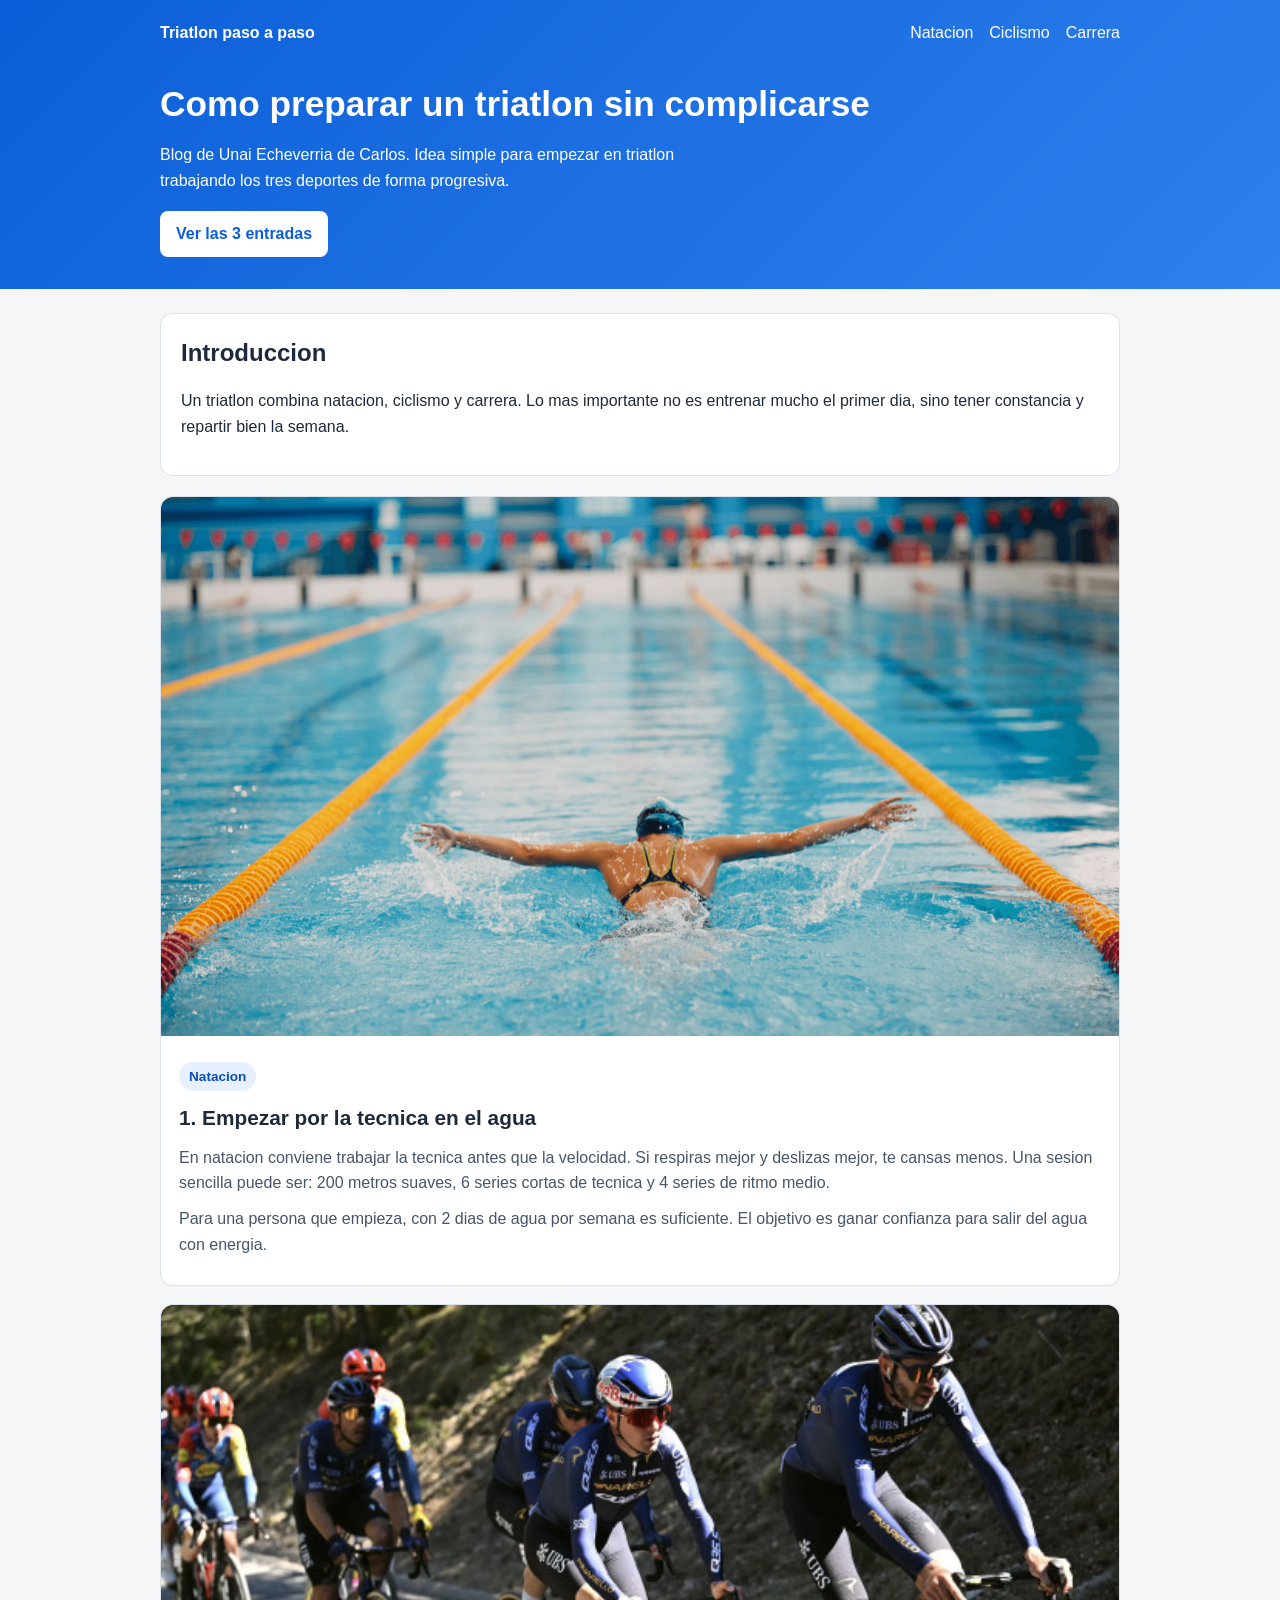
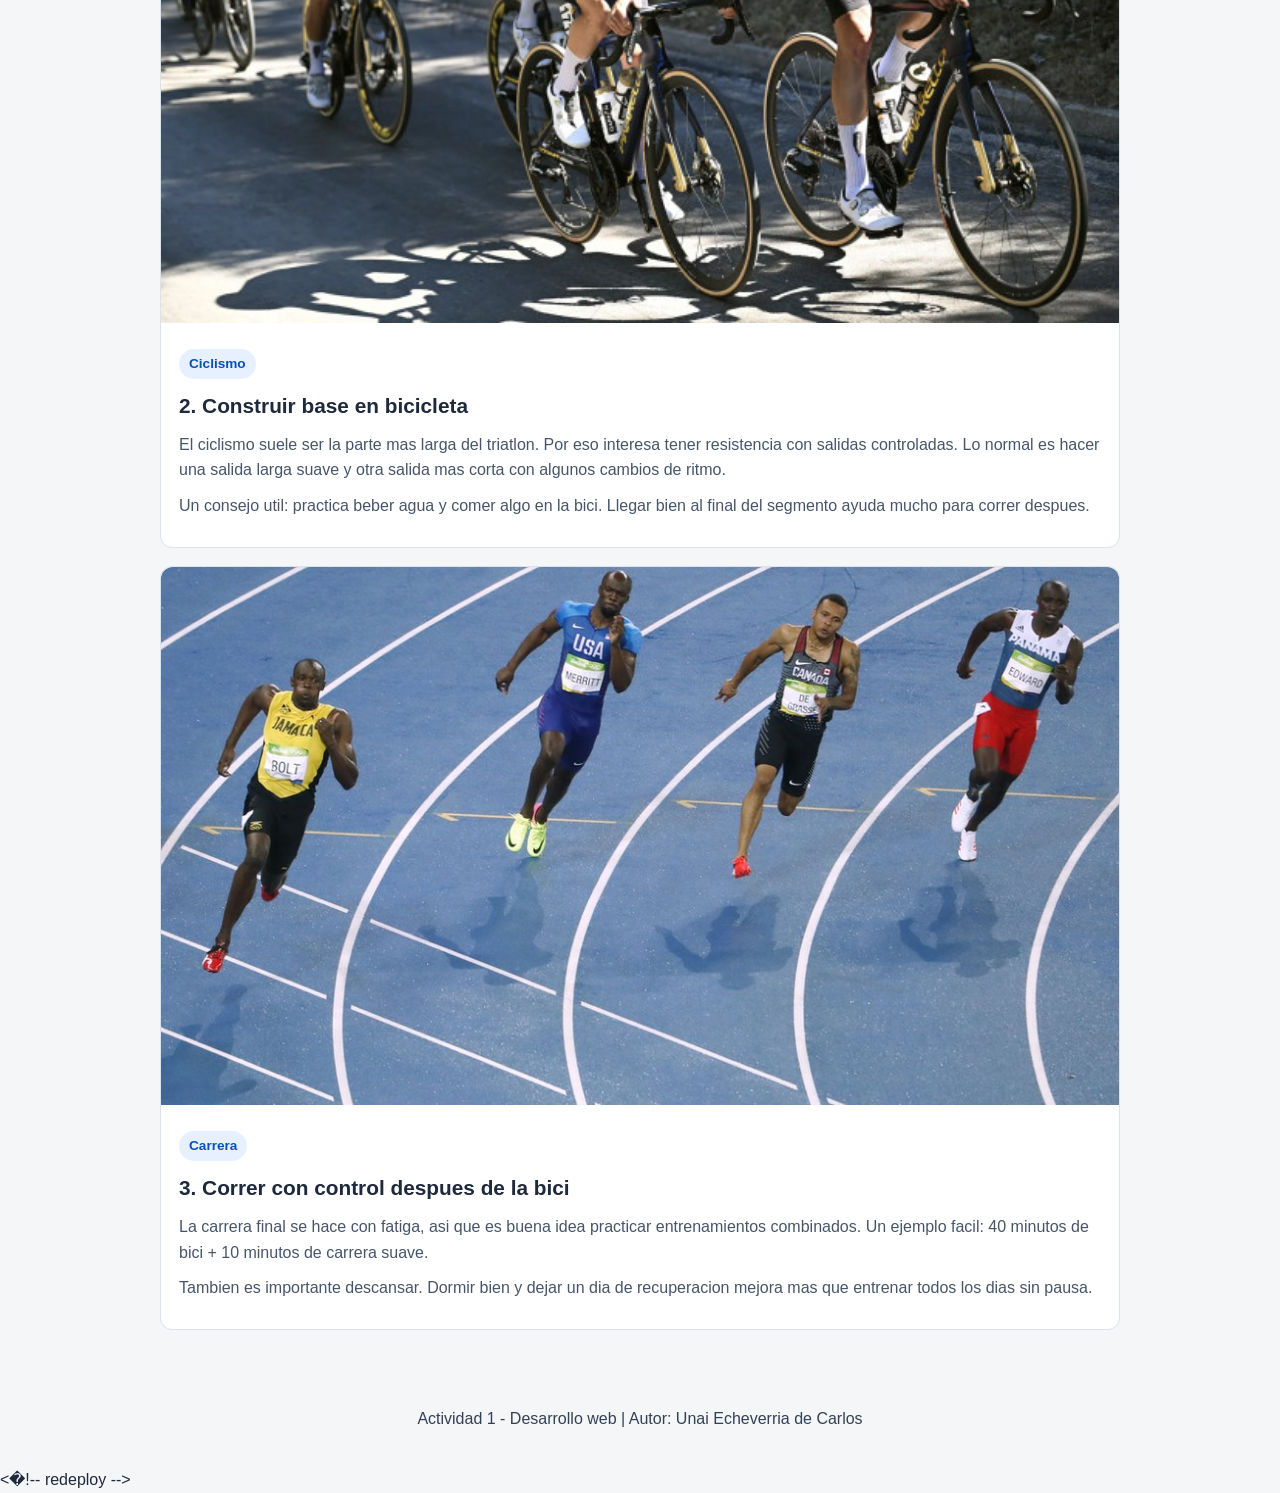
<file: index.html>
<!DOCTYPE html>
<html lang="es">
<head>
  <meta charset="UTF-8">
  <meta name="viewport" content="width=device-width, initial-scale=1.0">
  <title>Mi blog de triatlon</title>
  <meta name="description" content="Blog sencillo sobre como preparar un triatlon: natacion, ciclismo y carrera.">
  <link rel="stylesheet" href="style.css">
</head>
<body>
  <header class="hero" id="inicio">
    <nav class="topbar">
      <a class="brand" href="#inicio">Triatlon paso a paso</a>
      <ul class="menu">
        <li><a href="#natacion">Natacion</a></li>
        <li><a href="#ciclismo">Ciclismo</a></li>
        <li><a href="#carrera">Carrera</a></li>
      </ul>
    </nav>

    <div class="hero-content">
      <h1>Como preparar un triatlon sin complicarse</h1>
      <p>
        Blog de Unai Echeverria de Carlos. Idea simple para empezar en triatlon
        trabajando los tres deportes de forma progresiva.
      </p>
      <a class="button" href="#natacion">Ver las 3 entradas</a>
    </div>
  </header>

  <main class="container">
    <section class="intro">
      <h2>Introduccion</h2>
      <p>
        Un triatlon combina natacion, ciclismo y carrera. Lo mas importante no es
        entrenar mucho el primer dia, sino tener constancia y repartir bien la
        semana.
      </p>
    </section>

    <section class="posts">
      <article class="post" id="natacion">
        <a class="post-link" href="natacion.html">
          <img src="img/Consejos-para-cada-estilo-de-natacion.webp" alt="Foto de natacion en triatlon">
          <div class="post-content">
            <span class="tag">Natacion</span>
            <h2>1. Empezar por la tecnica en el agua</h2>
            <p>
              En natacion conviene trabajar la tecnica antes que la velocidad. Si respiras
              mejor y deslizas mejor, te cansas menos. Una sesion sencilla puede ser:
              200 metros suaves, 6 series cortas de tecnica y 4 series de ritmo medio.
            </p>
            <p>
              Para una persona que empieza, con 2 dias de agua por semana es suficiente.
              El objetivo es ganar confianza para salir del agua con energia.
            </p>
          </div>
        </a>
      </article>

      <article class="post" id="ciclismo">
        <a class="post-link" href="ciclismo.html">
          <img src="img/capture-decran-2026-03-27-a-182509png-620.jpg" alt="Foto de ciclismo en triatlon">
          <div class="post-content">
            <span class="tag">Ciclismo</span>
            <h2>2. Construir base en bicicleta</h2>
            <p>
              El ciclismo suele ser la parte mas larga del triatlon. Por eso interesa
              tener resistencia con salidas controladas. Lo normal es hacer una salida
              larga suave y otra salida mas corta con algunos cambios de ritmo.
            </p>
            <p>
              Un consejo util: practica beber agua y comer algo en la bici. Llegar bien
              al final del segmento ayuda mucho para correr despues.
            </p>
          </div>
        </a>
      </article>

      <article class="post" id="carrera">
        <a class="post-link" href="carrera.html">
          <img src="img/carrear.jpg" alt="Foto de carrera en triatlon">
          <div class="post-content">
            <span class="tag">Carrera</span>
            <h2>3. Correr con control despues de la bici</h2>
            <p>
              La carrera final se hace con fatiga, asi que es buena idea practicar
              entrenamientos combinados. Un ejemplo facil: 40 minutos de bici +
              10 minutos de carrera suave.
            </p>
            <p>
              Tambien es importante descansar. Dormir bien y dejar un dia de recuperacion
              mejora mas que entrenar todos los dias sin pausa.
            </p>
          </div>
        </a>
      </article>
    </section>
  </main>

  <footer class="footer">
    <p>Actividad 1 - Desarrollo web | Autor: Unai Echeverria de Carlos</p>
  </footer>
</body>
</html>
< ! - -   r e d e p l o y   - - >  
 
</file>
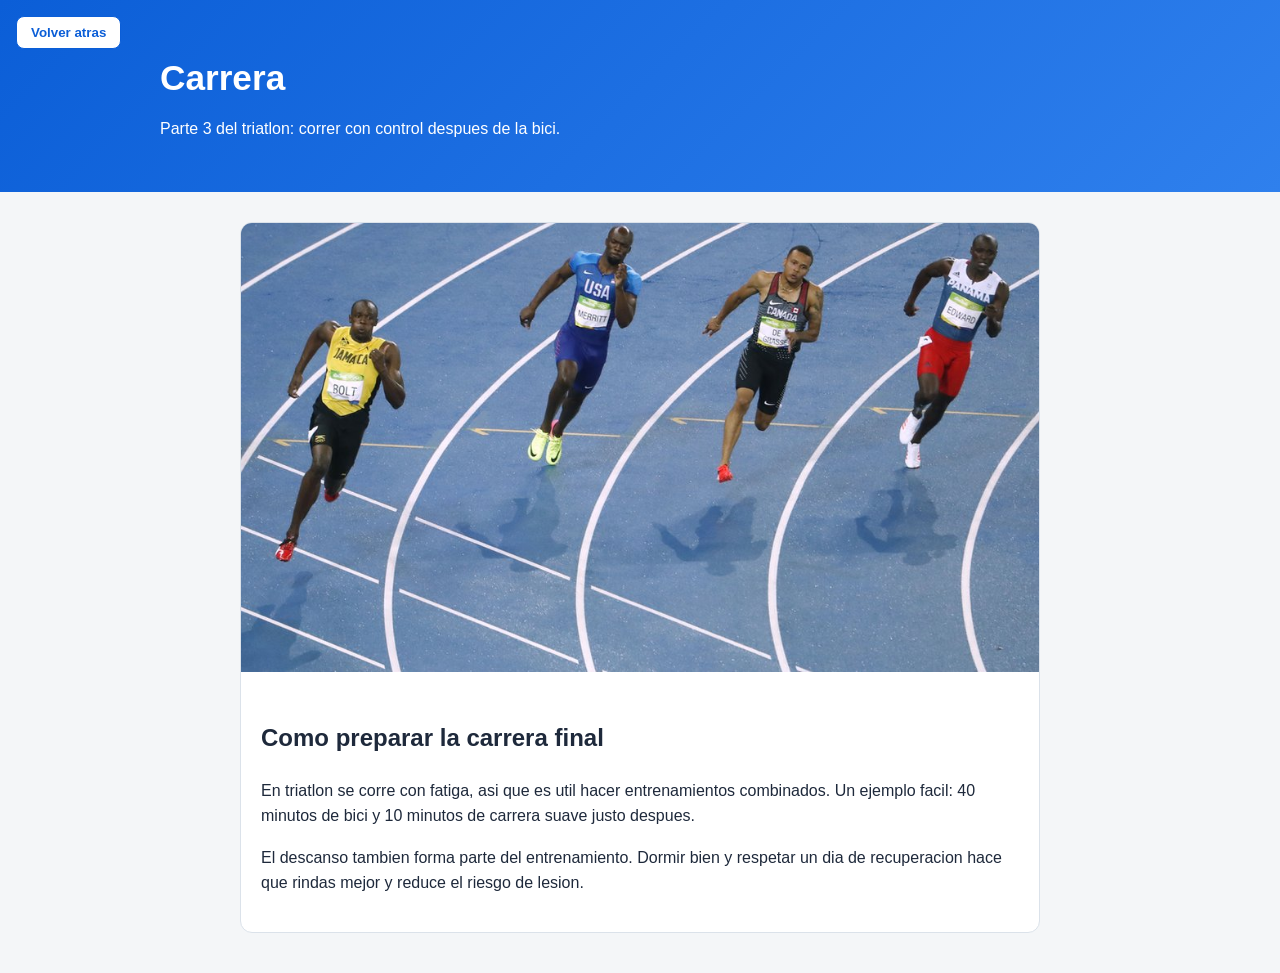
<file: carrera.html>
<!DOCTYPE html>
<html lang="es">
<head>
  <meta charset="UTF-8">
  <meta name="viewport" content="width=device-width, initial-scale=1.0">
  <title>Carrera - Triatlon paso a paso</title>
  <link rel="stylesheet" href="style.css">
</head>
<body>
  <header class="hero">
    <div class="hero-content">
      <h1>Carrera</h1>
      <p>Parte 3 del triatlon: correr con control despues de la bici.</p>
    </div>
  </header>

  <main class="detail-container">
    <img src="img/carrear.jpg" alt="Foto de carrera en triatlon">
    <div class="detail-content">
      <h2>Como preparar la carrera final</h2>
      <p>
        En triatlon se corre con fatiga, asi que es util hacer entrenamientos combinados.
        Un ejemplo facil: 40 minutos de bici y 10 minutos de carrera suave justo despues.
      </p>
      <p>
        El descanso tambien forma parte del entrenamiento. Dormir bien y respetar un dia
        de recuperacion hace que rindas mejor y reduce el riesgo de lesion.
      </p>
      <button class="back-button" onclick="history.back()">Volver atras</button>
    </div>
  </main>
</body>
</html>
</file>
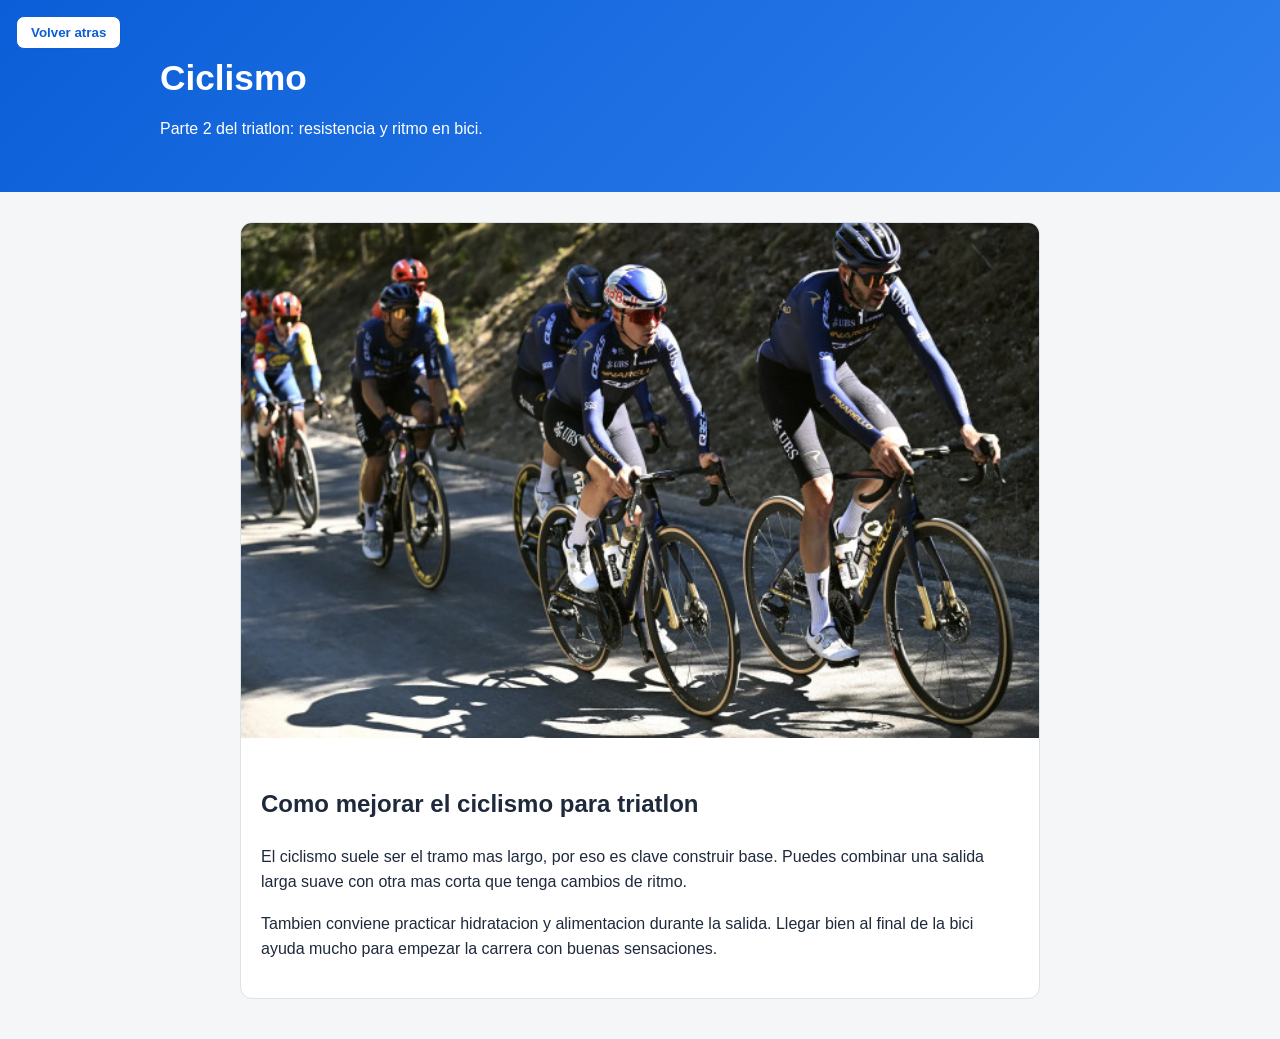
<file: ciclismo.html>
<!DOCTYPE html>
<html lang="es">
<head>
  <meta charset="UTF-8">
  <meta name="viewport" content="width=device-width, initial-scale=1.0">
  <title>Ciclismo - Triatlon paso a paso</title>
  <link rel="stylesheet" href="style.css">
</head>
<body>
  <header class="hero">
    <div class="hero-content">
      <h1>Ciclismo</h1>
      <p>Parte 2 del triatlon: resistencia y ritmo en bici.</p>
    </div>
  </header>

  <main class="detail-container">
    <img src="img/capture-decran-2026-03-27-a-182509png-620.jpg" alt="Foto de ciclismo en triatlon">
    <div class="detail-content">
      <h2>Como mejorar el ciclismo para triatlon</h2>
      <p>
        El ciclismo suele ser el tramo mas largo, por eso es clave construir base.
        Puedes combinar una salida larga suave con otra mas corta que tenga cambios
        de ritmo.
      </p>
      <p>
        Tambien conviene practicar hidratacion y alimentacion durante la salida.
        Llegar bien al final de la bici ayuda mucho para empezar la carrera con buenas sensaciones.
      </p>
      <button class="back-button" onclick="history.back()">Volver atras</button>
    </div>
  </main>
</body>
</html>
</file>
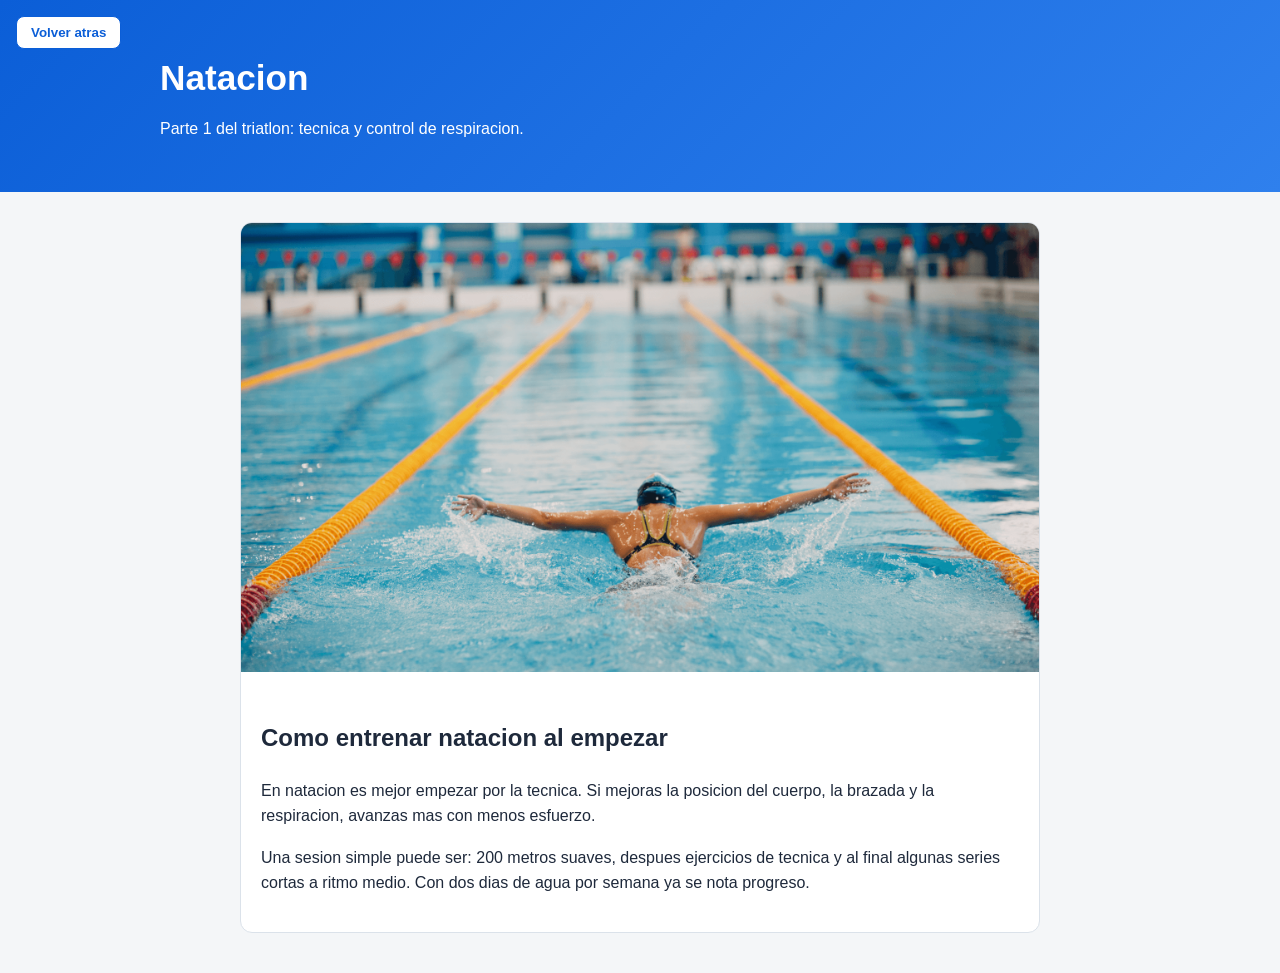
<file: natacion.html>
<!DOCTYPE html>
<html lang="es">
<head>
  <meta charset="UTF-8">
  <meta name="viewport" content="width=device-width, initial-scale=1.0">
  <title>Natacion - Triatlon paso a paso</title>
  <link rel="stylesheet" href="style.css">
</head>
<body>
  <header class="hero">
    <div class="hero-content">
      <h1>Natacion</h1>
      <p>Parte 1 del triatlon: tecnica y control de respiracion.</p>
    </div>
  </header>

  <main class="detail-container">
    <img src="img/Consejos-para-cada-estilo-de-natacion.webp" alt="Foto de natacion en triatlon">
    <div class="detail-content">
      <h2>Como entrenar natacion al empezar</h2>
      <p>
        En natacion es mejor empezar por la tecnica. Si mejoras la posicion del cuerpo,
        la brazada y la respiracion, avanzas mas con menos esfuerzo.
      </p>
      <p>
        Una sesion simple puede ser: 200 metros suaves, despues ejercicios de tecnica
        y al final algunas series cortas a ritmo medio. Con dos dias de agua por semana
        ya se nota progreso.
      </p>
      <button class="back-button" onclick="history.back()">Volver atras</button>
    </div>
  </main>
</body>
</html>
</file>
<file: style.css>
:root {
  --fondo: #f4f6f8;
  --tarjeta: #ffffff;
  --texto: #1e293b;
  --secundario: #475569;
  --principal: #0b5ed7;
  --borde: #dbe2ea;
}

* {
  box-sizing: border-box;
}

body {
  margin: 0;
  font-family: Arial, sans-serif;
  background: var(--fondo);
  color: var(--texto);
  line-height: 1.6;
}

.hero {
  background: linear-gradient(135deg, #0b5ed7, #2f80ed);
  color: white;
  padding: 20px;
}

.topbar,
.hero-content,
.container {
  width: min(960px, 95%);
  margin: 0 auto;
}

.topbar {
  display: flex;
  justify-content: space-between;
  align-items: center;
  gap: 12px;
}

.brand {
  color: white;
  text-decoration: none;
  font-weight: bold;
}

.menu {
  list-style: none;
  display: flex;
  gap: 16px;
  margin: 0;
  padding: 0;
}

.menu a {
  color: white;
  text-decoration: none;
}

.hero-content {
  padding: 30px 0 12px;
}

.hero-content h1 {
  margin: 0 0 10px;
  font-size: clamp(1.7rem, 3.5vw, 2.2rem);
}

.hero-content p {
  margin: 0 0 18px;
  max-width: 60ch;
}

.button {
  display: inline-block;
  background: white;
  color: var(--principal);
  text-decoration: none;
  font-weight: bold;
  padding: 10px 16px;
  border-radius: 8px;
}

.container {
  margin: 24px auto 40px;
}

.intro,
.post {
  background: var(--tarjeta);
  border: 1px solid var(--borde);
  border-radius: 12px;
}

.intro {
  padding: 20px;
  margin-bottom: 20px;
}

.intro h2 {
  margin: 0 0 8px;
}

.posts {
  display: grid;
  gap: 18px;
}

.post-link {
  display: block;
  color: inherit;
  text-decoration: none;
}

.post-link:hover {
  opacity: 0.97;
}

.post img {
  width: 100%;
  height: auto;
  border-top-left-radius: 12px;
  border-top-right-radius: 12px;
  background: #e9eff7;
}

.post-content {
  padding: 18px;
}

.tag {
  display: inline-block;
  background: #e6f0ff;
  color: #0a4fb8;
  padding: 4px 10px;
  border-radius: 999px;
  font-size: 0.85rem;
  font-weight: bold;
}

.post h2 {
  margin: 10px 0;
  font-size: 1.3rem;
}

.post p {
  margin: 0 0 10px;
  color: var(--secundario);
}

.footer {
  text-align: center;
  padding: 20px;
  color: #334155;
}

.detail-container {
  width: min(800px, 95%);
  margin: 30px auto 40px;
  background: var(--tarjeta);
  border: 1px solid var(--borde);
  border-radius: 12px;
  overflow: hidden;
}

.detail-container img {
  width: 100%;
  height: auto;
}

.detail-content {
  padding: 20px;
}

.back-button {
  position: fixed;
  top: 16px;
  left: 16px;
  z-index: 1000;
  padding: 8px 14px;
  border: 1px solid var(--principal);
  border-radius: 8px;
  background: #ffffff;
  color: var(--principal);
  font-weight: bold;
  cursor: pointer;
}

@media (max-width: 650px) {
  .topbar {
    flex-direction: column;
    align-items: flex-start;
  }

  .menu {
    flex-wrap: wrap;
    gap: 10px;
  }
}
</file>
